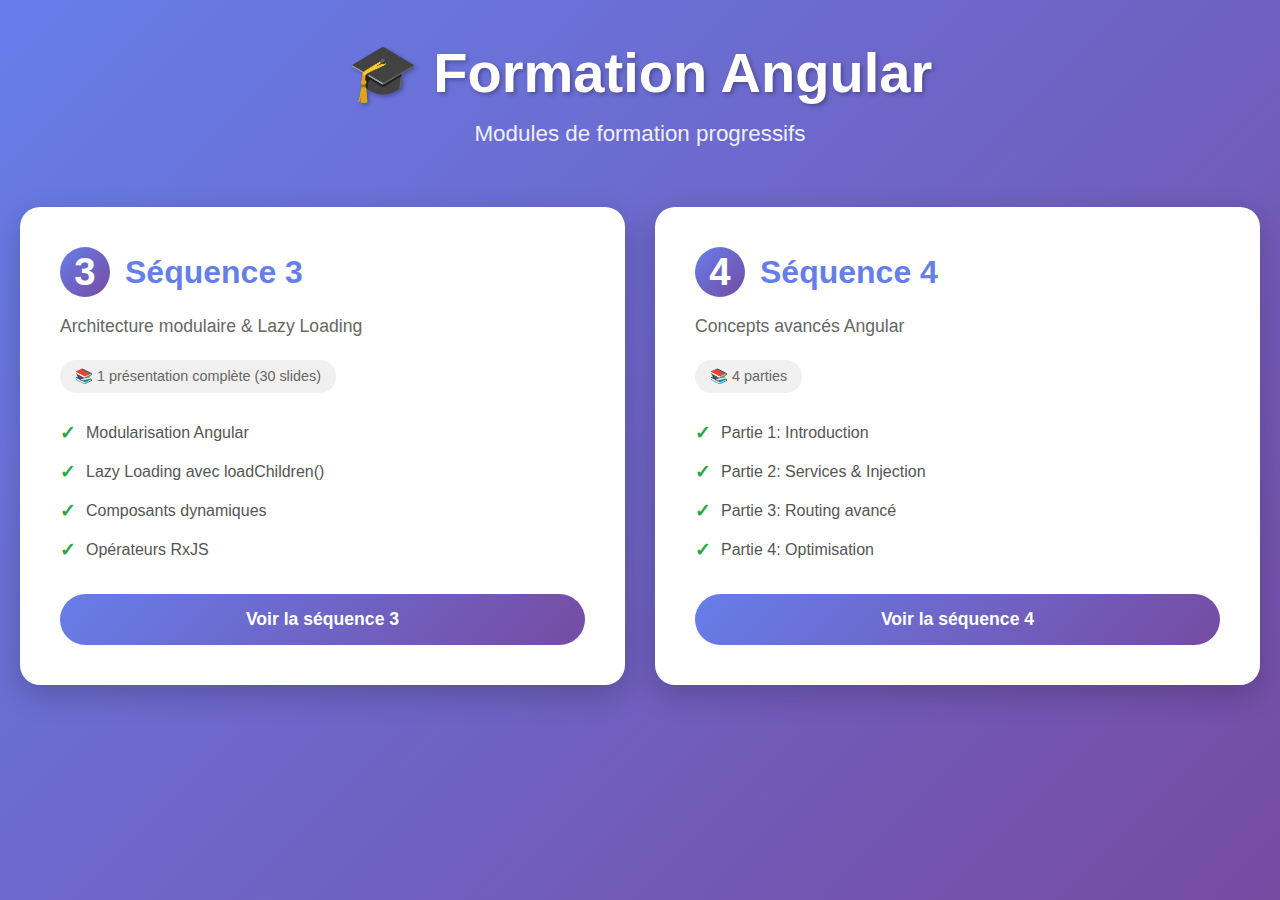
<file: index.html>
<!DOCTYPE html>
<html lang="fr">
<head>
    <meta charset="UTF-8">
    <meta name="viewport" content="width=device-width, initial-scale=1.0">
    <title>Formation Angular - Dashboard</title>
    <style>
        * {
            margin: 0;
            padding: 0;
            box-sizing: border-box;
        }

        body {
            font-family: 'Segoe UI', Tahoma, Geneva, Verdana, sans-serif;
            background: linear-gradient(135deg, #667eea 0%, #764ba2 100%);
            min-height: 100vh;
            padding: 40px 20px;
        }

        .container {
            max-width: 1400px;
            margin: 0 auto;
        }

        header {
            text-align: center;
            color: white;
            margin-bottom: 60px;
        }

        header h1 {
            font-size: 3.5em;
            margin-bottom: 15px;
            text-shadow: 2px 2px 4px rgba(0, 0, 0, 0.3);
        }

        header p {
            font-size: 1.4em;
            opacity: 0.9;
        }

        .sequences-grid {
            display: grid;
            grid-template-columns: repeat(auto-fit, minmax(400px, 1fr));
            gap: 30px;
            margin-bottom: 40px;
        }

        .sequence-card {
            background: white;
            border-radius: 20px;
            padding: 40px;
            box-shadow: 0 10px 30px rgba(0, 0, 0, 0.2);
            transition: transform 0.3s ease, box-shadow 0.3s ease;
            cursor: pointer;
        }

        .sequence-card:hover {
            transform: translateY(-10px);
            box-shadow: 0 15px 40px rgba(0, 0, 0, 0.3);
        }

        .sequence-card h2 {
            color: #667eea;
            font-size: 2em;
            margin-bottom: 15px;
            display: flex;
            align-items: center;
            gap: 15px;
        }

        .sequence-number {
            display: inline-flex;
            align-items: center;
            justify-content: center;
            width: 50px;
            height: 50px;
            background: linear-gradient(135deg, #667eea, #764ba2);
            color: white;
            border-radius: 50%;
            font-weight: bold;
            font-size: 1.2em;
        }

        .sequence-card p {
            color: #666;
            font-size: 1.1em;
            line-height: 1.6;
            margin-bottom: 20px;
        }

        .topics-list {
            list-style: none;
            margin-bottom: 25px;
        }

        .topics-list li {
            padding: 8px 0;
            color: #555;
            font-size: 1em;
            display: flex;
            align-items: center;
            gap: 10px;
        }

        .topics-list li:before {
            content: "✓";
            color: #28a745;
            font-weight: bold;
            font-size: 1.2em;
        }

        .parts-count {
            display: inline-block;
            background: #f0f0f0;
            padding: 8px 15px;
            border-radius: 20px;
            color: #666;
            font-size: 0.9em;
            margin-bottom: 20px;
        }

        .view-button {
            display: inline-block;
            background: linear-gradient(135deg, #667eea, #764ba2);
            color: white;
            padding: 15px 30px;
            border-radius: 50px;
            text-decoration: none;
            font-weight: bold;
            font-size: 1.1em;
            transition: all 0.3s ease;
            border: none;
            cursor: pointer;
            width: 100%;
            text-align: center;
        }

        .view-button:hover {
            transform: scale(1.05);
            box-shadow: 0 5px 15px rgba(102, 126, 234, 0.4);
        }

        @media (max-width: 768px) {
            header h1 {
                font-size: 2.5em;
            }

            .sequences-grid {
                grid-template-columns: 1fr;
            }
        }
    </style>
</head>
<body>
    <div class="container">
        <header>
            <h1>🎓 Formation Angular</h1>
            <p>Modules de formation progressifs</p>
        </header>

        <div class="sequences-grid">
            <!-- Séquence 3 -->
            <div class="sequence-card">
                <h2>
                    <span class="sequence-number">3</span>
                    Séquence 3
                </h2>
                <p>Architecture modulaire & Lazy Loading</p>
                <div class="parts-count">📚 1 présentation complète (30 slides)</div>
                <ul class="topics-list">
                    <li>Modularisation Angular</li>
                    <li>Lazy Loading avec loadChildren()</li>
                    <li>Composants dynamiques</li>
                    <li>Opérateurs RxJS</li>
                </ul>
                <a href="sequence3/sequence3.html" class="view-button">Voir la séquence 3</a>
            </div>

            <!-- Séquence 4 -->
            <div class="sequence-card">
                <h2>
                    <span class="sequence-number">4</span>
                    Séquence 4
                </h2>
                <p>Concepts avancés Angular</p>
                <div class="parts-count">📚 4 parties</div>
                <ul class="topics-list">
                    <li>Partie 1: Introduction</li>
                    <li>Partie 2: Services & Injection</li>
                    <li>Partie 3: Routing avancé</li>
                    <li>Partie 4: Optimisation</li>
                </ul>
                <a href="sequence4/index.html" class="view-button">Voir la séquence 4</a>
            </div>
        </div>
    </div>
</body>
</html>
</file>
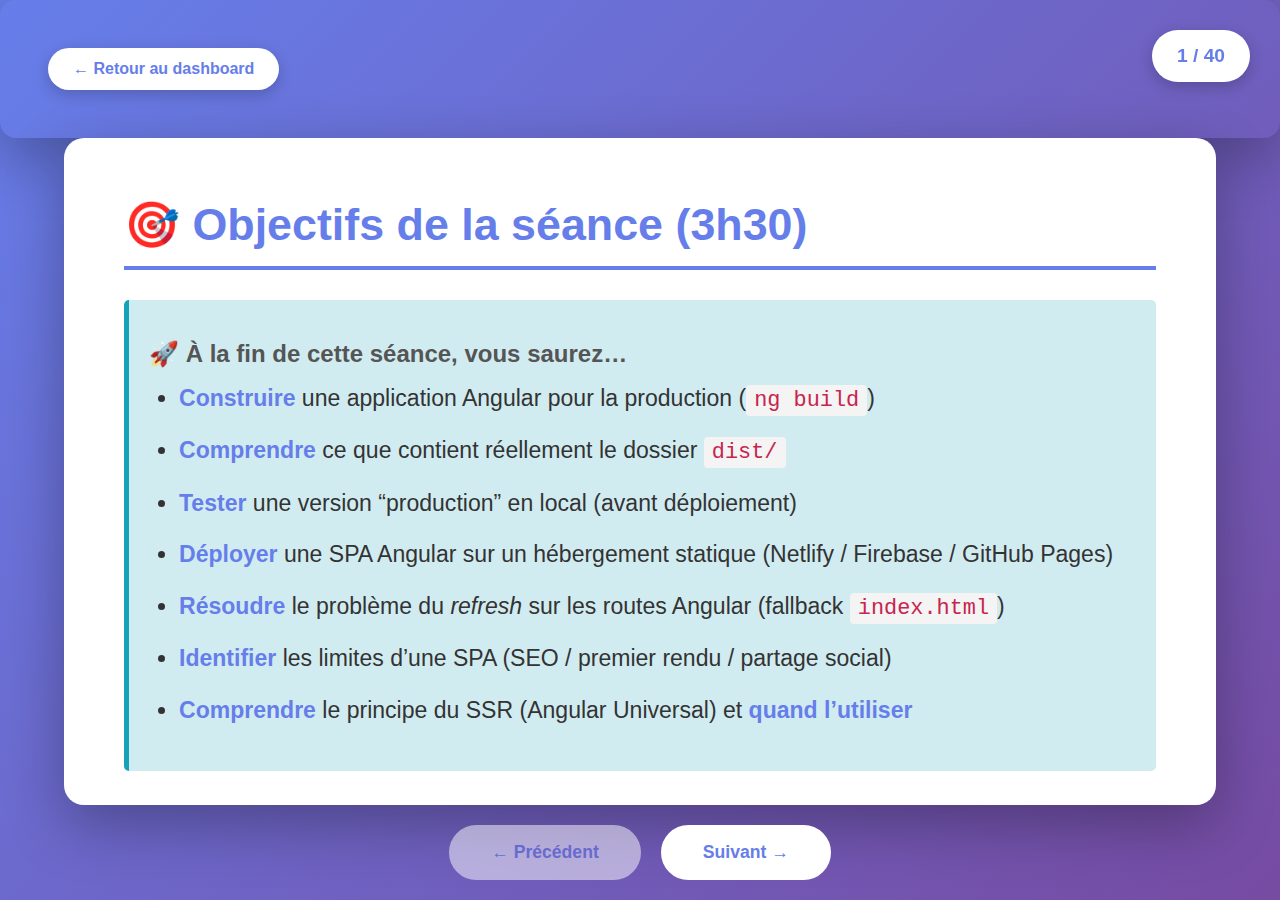
<file: sequence6/sequence6.html>
<!DOCTYPE html>
<html lang="fr">
<head>
    <meta charset="UTF-8">
    <meta name="viewport" content="width=device-width, initial-scale=1.0">
    <title>Séquence 6 </title>
    <style>
        * {
            margin: 0;
            padding: 0;
            box-sizing: border-box;
        }

        body {
            font-family: 'Segoe UI', Tahoma, Geneva, Verdana, sans-serif;
            background: linear-gradient(135deg, #667eea 0%, #764ba2 100%);
            overflow: hidden;
            height: 100vh;
        }

        .presentation-container {
            width: 100%;
            height: 100vh;
            display: flex;
            flex-direction: column;
        }

        .slide-counter {
            text-align: center;
            color: white;
            font-size: 1.2em;
            padding: 15px;
            font-weight: bold;
        }

        .slide {
            display: none;
            width: 90%;
            max-width: 1200px;
            margin: auto;
            background: white;
            border-radius: 20px;
            box-shadow: 0 20px 60px rgba(0, 0, 0, 0.3);
            padding: 60px;
            animation: slideIn 0.5s ease-out;
            overflow-y: auto;
            max-height: 80vh;
        }

        .slide.active {
            display: block;
        }

        @keyframes slideIn {
            from {
                opacity: 0;
                transform: translateY(30px);
            }
            to {
                opacity: 1;
                transform: translateY(0);
            }
        }

        h1 {
            color: #667eea;
            font-size: 2.8em;
            margin-bottom: 30px;
            border-bottom: 4px solid #667eea;
            padding-bottom: 15px;
        }

        h2 {
            color: #764ba2;
            font-size: 2em;
            margin: 25px 0 15px 0;
        }

        h3 {
            color: #555;
            font-size: 1.5em;
            margin: 20px 0 10px 0;
        }

        h4 {
            color: #667eea;
            font-size: 1.3em;
            margin: 15px 0 10px 0;
        }

        p, li {
            font-size: 1.2em;
            line-height: 1.8;
            color: #333;
            margin-bottom: 15px;
        }

        ul, ol {
            margin-left: 30px;
            margin-bottom: 20px;
        }

        li {
            margin-bottom: 10px;
        }

        .highlight {
            background: #fff3cd;
            padding: 20px;
            border-left: 5px solid #ffc107;
            margin: 20px 0;
            border-radius: 5px;
        }

        .info-box {
            background: #d1ecf1;
            border-left: 5px solid #17a2b8;
            padding: 20px;
            margin: 20px 0;
            border-radius: 5px;
        }

        .success-box {
            background: #d4edda;
            border-left: 5px solid #28a745;
            padding: 20px;
            margin: 20px 0;
            border-radius: 5px;
        }

        .warning-box {
            background: #f8d7da;
            border-left: 5px solid #dc3545;
            padding: 20px;
            margin: 20px 0;
            border-radius: 5px;
        }

        code {
            background: #f4f4f4;
            padding: 3px 8px;
            border-radius: 4px;
            font-family: 'Courier New', monospace;
            color: #c7254e;
            font-size: 0.95em;
        }

        pre {
            background: #2d2d2d;
            color: #f8f8f2;
            padding: 20px;
            border-radius: 8px;
            overflow-x: auto;
            margin: 20px 0;
            font-family: 'Courier New', monospace;
            line-height: 1.5;
        }

        pre code {
            background: transparent;
            color: #f8f8f2;
            padding: 0;
        }

        .controls {
            display: flex;
            justify-content: center;
            gap: 20px;
            padding: 20px;
        }

        .controls button {
            background: white;
            color: #667eea;
            border: 2px solid white;
            padding: 15px 40px;
            font-size: 1.1em;
            border-radius: 30px;
            cursor: pointer;
            font-weight: bold;
            transition: all 0.3s ease;
        }

        .controls button:hover:not(:disabled) {
            background: #667eea;
            color: white;
            transform: scale(1.05);
        }

        .controls button:disabled {
            opacity: 0.5;
            cursor: not-allowed;
        }

        .date-badge {
            display: inline-block;
            background: #764ba2;
            color: white;
            padding: 8px 15px;
            border-radius: 20px;
            font-size: 0.9em;
            margin-bottom: 20px;
        }

        .emoji {
            font-size: 1.3em;
            margin-right: 5px;
        }

        table {
            width: 100%;
            border-collapse: collapse;
            margin: 20px 0;
        }

        th, td {
            padding: 15px;
            text-align: left;
            border-bottom: 1px solid #ddd;
        }

        th {
            background: #667eea;
            color: white;
            font-weight: bold;
        }

        tr:hover {
            background: #f8f9fa;
        }

        .comparison {
            display: grid;
            grid-template-columns: 1fr 1fr;
            gap: 20px;
            margin: 20px 0;
        }

        .comparison-before {
            background: #f8d7da;
            border-left: 4px solid #dc3545;
        }

        .comparison-after {
            background: #d4edda;
            border-left: 4px solid #28a745;
        }

        strong {
            color: #667eea;
        }

        .step-number {
            display: inline-block;
            width: 35px;
            height: 35px;
            background: #667eea;
            color: white;
            border-radius: 50%;
            text-align: center;
            line-height: 35px;
            font-weight: bold;
            margin-right: 10px;
        }

        .flow-diagram {
            background: #f8f9fa;
            padding: 20px;
            border-radius: 10px;
            margin: 20px 0;
            text-align: center;
        }

        .flow-step {
            display: inline-block;
            background: #667eea;
            color: white;
            padding: 10px 20px;
            border-radius: 5px;
            margin: 5px;
            font-weight: bold;
        }
          .container {
        padding: 3rem;
        border-radius: 1rem;
        box-shadow: 0 20px 60px rgba(0,0,0,0.3);
        }
         .back-button {
                display: inline-flex;
                align-items: center;
                gap: 10px;
                background: white;
                color: #667eea;
                padding: 12px 25px;
                border-radius: 50px;
                text-decoration: none;
                font-weight: bold;
                transition: all 0.3s ease;
                box-shadow: 0 5px 15px rgba(0, 0, 0, 0.2);
            }
        .slide-counter {
            position: fixed;
            top: 30px;
            right: 30px;
            background: white;
            padding: 15px 25px;
            border-radius: 50px;
            box-shadow: 0 5px 15px rgba(0, 0, 0, 0.2);
            font-weight: bold;
            color: #667eea;
            z-index: 1000;
        }
    </style>
</head>
<body>
    <div class="presentation-container">

          <div class="container">
            <a href="../index.html" class="back-button">← Retour au dashboard</a>
            <div class="slide-counter">
                <span id="current-slide">1</span> / <span id="total-slides">30</span>
            </div>

        </div>
       

     <!-- Slide : Objectifs de la séance (3h30) -->
<div class="slide">
  <h1>🎯 Objectifs de la séance (3h30)</h1>

  <div class="info-box">
    <h3>🚀 À la fin de cette séance, vous saurez…</h3>
    <ul style="font-size: 1.2em; line-height: 1.9;">
      <li><strong>Construire</strong> une application Angular pour la production (<code>ng build</code>)</li>
      <li><strong>Comprendre</strong> ce que contient réellement le dossier <code>dist/</code></li>
      <li><strong>Tester</strong> une version “production” en local (avant déploiement)</li>
      <li><strong>Déployer</strong> une SPA Angular sur un hébergement statique (Netlify / Firebase  / GitHub Pages)</li>
      <li><strong>Résoudre</strong> le problème du <em>refresh</em> sur les routes Angular (fallback <code>index.html</code>)</li>
      <li><strong>Identifier</strong> les limites d’une SPA (SEO / premier rendu / partage social)</li>
      <li><strong>Comprendre</strong> le principe du SSR (Angular Universal) et <strong>quand l’utiliser</strong></li>
    </ul>
  </div>
</div>

  <!-- Slide 2 — Du développement à la production -->
<div class="slide">
  <h1>🚀 Du développement à la production</h1>

  <div class="info-box">
    <h3>🧭 Contexte</h3>
    <p style="font-size: 1.2em; line-height: 1.8;">
      Jusqu’ici, vous avez développé et testé votre application Angular
      principalement avec <code>ng serve</code>.
    </p>
    <p style="font-size: 1.2em; line-height: 1.8;">
      Mais <strong>une application qui fonctionne en local</strong>
      n’est pas forcément <strong>prête pour la production</strong>.
    </p>
  </div>

  <div class="warning-box">
    <h3>⚠️ Problème fréquent</h3>
    <ul style="font-size: 1.15em; line-height: 1.9;">
      <li>✔️ “Ça marche chez moi”</li>
      <li>❌ “Ça casse une fois déployé”</li>
      <li>❌ Performances différentes</li>
      <li>❌ Erreurs absentes en local mais présentes en prod</li>
    </ul>
  </div>

  <div class="success-box">
    <h3>🎯 Objectif de cette partie</h3>
    <p style="font-size: 1.2em; line-height: 1.8;">
      Comprendre <strong>ce qui change réellement</strong> quand une application
      Angular passe :
    </p>
    <ul style="font-size: 1.2em; line-height: 1.9;">
      <li>🔧 du mode <strong>développement</strong></li>
      <li>🚢 au mode <strong>production</strong></li>
    </ul>
  </div>

</div>


<!-- Slide 3 — Le mode développement : ng serve -->
<div class="slide">
  <h1>🧪 Le mode développement : <code>ng serve</code></h1>

  <div class="info-box">
    <h3>🔧 À quoi sert <code>ng serve</code> ?</h3>
    <p style="font-size: 1.2em; line-height: 1.8;">
      <code>ng serve</code> lance un <strong>serveur de développement</strong>
      optimisé pour le confort du développeur.
    </p>
    <ul style="font-size: 1.15em; line-height: 1.9;">
      <li>⚡ Rechargement automatique (Hot Reload)</li>
      <li>🧩 Messages d’erreur détaillés</li>
      <li>🛠️ Outils de debug activés</li>
      <li>📦 Code lisible (non minifié)</li>
    </ul>
  </div>

  <div class="success-box">
    <h3>✅ Avantages</h3>
    <ul style="font-size: 1.15em; line-height: 1.9;">
      <li>Développement rapide</li>
      <li>Détection immédiate des erreurs</li>
      <li>Confort pour coder et tester</li>
    </ul>
  </div>

  <div class="warning-box">
    <h3>⚠️ Limites importantes</h3>
    <ul style="font-size: 1.15em; line-height: 1.9;">
      <li>❌ Ne reflète pas la performance réelle</li>
      <li>❌ Code plus lourd que nécessaire</li>
      <li>❌ Comportements parfois différents de la production</li>
    </ul>
  </div>

  <div class="highlight">
    <h3>📌 À retenir</h3>
    <p style="font-size: 1.25em; margin: 0;">
      <code>ng serve</code> est fait pour <strong>développer</strong>,  
      pas pour mesurer la <strong>réalité de la production</strong>.
    </p>
  </div>
</div>

<!-- Slide 4 — Les illusions du mode développement -->
<div class="slide">
  <h1>🪄 Les illusions du mode développement</h1>

  <div class="warning-box">
    <h3>⚠️ Ce que <code>ng serve</code> peut masquer</h3>
    <ul style="font-size: 1.15em; line-height: 1.9;">
      <li>🚀 Performances qui semblent excellentes</li>
      <li>📊 Scores Lighthouse flatteurs</li>
      <li>🐞 Erreurs invisibles en local</li>
      <li>📦 Code plus lourd que nécessaire</li>
    </ul>
  </div>

  <div class="info-box">
    <h3>❓ Pourquoi c’est trompeur</h3>
    <p style="font-size: 1.2em; line-height: 1.8;">
      En développement, Angular active de nombreux outils
      (debug, vérifications, messages détaillés) qui
      <strong>n’existent plus en production</strong>.
    </p>
    <p style="font-size: 1.2em; line-height: 1.8;">
      Résultat : on mesure une application
      <strong>dans un environnement artificiel</strong>.
    </p>
  </div>

  <div class="success-box">
    <h3>📉 Exemple typique</h3>
    <ul style="font-size: 1.15em; line-height: 1.9;">
      <li>✔️ Lighthouse à 100 en local</li>
      <li>❌ Bundle JavaScript très volumineux</li>
      <li>❌ Temps de chargement réel inconnu</li>
    </ul>
  </div>

  <div class="highlight">
    <h3>📌 Message clé</h3>
    <p style="font-size: 1.3em; margin: 0;">
      Les performances mesurées avec <code>ng serve</code>
      <strong>ne représentent pas la réalité de la production</strong>.
    </p>
  </div>
</div>
  
<!-- Slide 5 — Passer en mode production -->
<div class="slide">
  <h1>🏗️ Passer en mode production</h1>

  <div class="info-box">
    <h3>🚢 Construire l’application pour la production</h3>
    <p style="font-size: 1.2em; line-height: 1.8;">
      Pour préparer une application Angular à être déployée,
      on ne lance plus <code>ng serve</code> :
      on <strong>construit</strong> l’application.
    </p>

    <pre><code>ng build --configuration production</code></pre>
  </div>

  <div class="success-box">
    <h3>🛠️ Ce que fait Angular CLI en production</h3>
    <ul style="font-size: 1.15em; line-height: 1.9;">
      <li>✂️ <strong>Minification</strong> du JavaScript et du CSS</li>
      <li>🌳 <strong>Tree-shaking</strong> (suppression du code inutilisé)</li>
      <li>📦 <strong>Découpage en bundles</strong> optimisés</li>
      <li>🚫 Suppression des outils de debug</li>
      <li>⚡ Optimisation des performances globales</li>
    </ul>
  </div>

  <div class="warning-box">
    <h3>⚠️ Point important</h3>
    <p style="font-size: 1.2em; line-height: 1.8;">
      Le build production n’est <strong>pas un serveur</strong>.<br>
      Il génère des fichiers prêts à être servis par
      <strong>n’importe quel serveur web</strong>.
    </p>
  </div>

  <div class="highlight">
    <h3>📌 Message clé</h3>
    <p style="font-size: 1.3em; margin: 0;">
      <strong><code>ng build</code> transforme Angular</strong><br>
      en une application optimisée et prête à être déployée.
    </p>
  </div>
</div>


<!-- Slide 6 — Le dossier dist/ : ce que génère Angular -->
<div class="slide">
  <h1>📦 Le dossier <code>dist/</code> : le “vrai” résultat</h1>

  <div class="info-box">
    <h3>🔍 Après <code>ng build</code>, Angular génère…</h3>
    <p style="font-size: 1.2em; line-height: 1.8;">
      Un dossier <code>dist/</code> contenant <strong>uniquement des fichiers statiques</strong>.
      C’est ce dossier qu’on déploie.
    </p>
  </div>

  <div class="success-box">
    <h3>📁 À l’intérieur de <code>dist/</code></h3>
    <ul style="font-size: 1.15em; line-height: 1.9;">
      <li>✅ <code>index.html</code> → la page de départ</li>
      <li>✅ <code>main.*.js</code> → votre application (bundle principal)</li>
      <li>✅ <code>polyfills.*.js</code> → compatibilité navigateur</li>
      <li>✅ <code>styles.*.css</code> → styles globaux</li>
      <li>✅ <code>chunk-*.js</code> → bundles (lazy loading / découpage)</li>
      <li>✅ <code>assets/</code> → images, fichiers, etc.</li>
    </ul>
  </div>

  <div class="warning-box">
    <h3>⚠️ Ce qui n’existe plus</h3>
    <ul style="font-size: 1.15em; line-height: 1.9;">
      <li>❌ TypeScript (<code>.ts</code>)</li>
      <li>❌ fichiers Angular “source” (<code>components</code>, <code>services</code>)</li>
      <li>❌ projet <code>src/</code> (il reste sur votre machine, pas sur le serveur)</li>
    </ul>
  </div>

  <div class="highlight">
    <h3>📌 Message clé</h3>
    <p style="font-size: 1.3em; margin: 0;">
      En production, on déploie <strong>dist/</strong> :<br>
      <strong>HTML + CSS + JavaScript</strong> (rien de plus).
    </p>
  </div>

  
</div>



<!-- Slide 7 — Tester une version de production localement -->
<div class="slide">
  <h1>🧪 Tester une version de production localement</h1>

  <div class="info-box">
    <h3>❓ Pourquoi tester le build localement ?</h3>
    <p style="font-size: 1.2em; line-height: 1.8;">
      Tester uniquement avec <code>ng serve</code> ne permet pas de détecter
      certains problèmes qui apparaissent <strong>uniquement en production</strong>.
    </p>
    <ul style="font-size: 1.15em; line-height: 1.9;">
      <li>⚠️ erreurs liées au routing</li>
      <li>⚠️ appels API mal configurés</li>
      <li>⚠️ différences de performance</li>
      <li>⚠️ comportements absents en dev</li>
    </ul>
  </div>

  <div class="success-box">
    <h3>🛠️ Comment tester un build prod en local</h3>
    <p style="font-size: 1.15em;">
      Une fois le build généré, on peut servir le dossier <code>dist/</code>
      avec un serveur statique simple :
    </p>

    <pre><code>ng build --configuration production
npx serve dist/nom-du-projet</code></pre>

    <p style="font-size: 1.1em; margin-top: 0.5rem;">
      ➡️ L’application est alors accessible via <code>http://localhost:3000</code>
    </p>
  </div>

  <div class="warning-box">
    <h3>⚠️ Point de vigilance</h3>
    <p style="font-size: 1.15em; line-height: 1.8;">
      Le comportement observé ici est <strong>beaucoup plus proche</strong>
      de celui d’une application réellement déployée.
    </p>
    <p style="font-size: 1.15em; line-height: 1.8;">
      C’est à ce moment-là que Lighthouse devient
      <strong>réellement pertinent</strong>.
    </p>
  </div>

  <div class="highlight">
    <h3>📌 Message clé</h3>
    <p style="font-size: 1.3em; margin: 0;">
      Toujours tester un <strong>build production</strong>
      avant de déployer en ligne.
    </p>
  </div>
</div>

<!-- Slide 8 — Développement vs Production -->
<div class="slide">
  <h1>⚖️ Développement vs Production</h1>

  <div class="info-box">
    <h3>🔍 Deux environnements, deux réalités</h3>
    <p style="font-size: 1.2em; line-height: 1.8;">
      Angular ne se comporte pas de la même manière en
      <strong>développement</strong> et en <strong>production</strong>.
      Comprendre cette différence est essentiel pour éviter les surprises.
    </p>
  </div>

  <div class="comparison">
    <div class="comparison-before">
      <h3>🧪 Développement (<code>ng serve</code>)</h3>
      <ul style="font-size: 1.15em; line-height: 1.9;">
        <li>✔️ Serveur de dev Angular</li>
        <li>✔️ Code lisible (non minifié)</li>
        <li>✔️ Debug et warnings actifs</li>
        <li>✔️ Rechargement à chaud</li>
        <li>❌ Performances non représentatives</li>
        <li>❌ Lighthouse trompeur</li>
      </ul>
    </div>

    <div class="comparison-after">
      <h3>🚢 Production (<code>ng build</code>)</h3>
      <ul style="font-size: 1.15em; line-height: 1.9;">
        <li>✔️ Fichiers statiques optimisés</li>
        <li>✔️ Code minifié et découpé</li>
        <li>✔️ Debug désactivé</li>
        <li>✔️ Chargement plus rapide</li>
        <li>✔️ Lighthouse pertinent</li>
        <li>✔️ Comportement réel utilisateur</li>
      </ul>
    </div>
  </div>

  <div class="highlight">
    <h3>📌 Message clé</h3>
    <p style="font-size: 1.3em; margin: 0;">
      Ce n’est <strong>pas la même application</strong> que vous observez :
      <br>
      <strong>dev = confort</strong>, <strong>prod = réalité</strong>.
    </p>
  </div>
</div>

<!-- Slide 9 — Pourquoi cette étape est essentielle -->
<div class="slide">
  <h1>🧠 Pourquoi cette étape est essentielle</h1>

  <div class="success-box">
    <h3>🎯 Ce que vous devez retenir</h3>
    <ul style="font-size: 1.2em; line-height: 1.9;">
      <li>✔️ <code>ng serve</code> est un outil de développement</li>
      <li>✔️ Le build production est le <strong>produit final</strong></li>
      <li>✔️ Une application Angular déployée est <strong>statique</strong></li>
      <li>✔️ Les performances réelles se mesurent en production</li>
    </ul>
  </div>

  <div class="warning-box">
    <h3>⚠️ Erreurs fréquentes</h3>
    <ul style="font-size: 1.15em; line-height: 1.9;">
      <li>❌ Déployer sans tester le build</li>
      <li>❌ Se fier aux performances du mode dev</li>
      <li>❌ Découvrir les erreurs en production</li>
    </ul>
  </div>

  <div class="info-box">
    <h3>➡️ Et maintenant ?</h3>
    <p style="font-size: 1.2em; line-height: 1.8;">
      Nous avons maintenant une application Angular
      <strong>prête techniquement</strong>.
    </p>
    <p style="font-size: 1.2em; line-height: 1.8;">
      La question suivante est simple :
      <strong>où et comment la déployer correctement ?</strong>
    </p>
  </div>

</div>

<!-- PARTIE 2 — Slide 1 : Déployer sur GitHub Pages -->
<div class="slide">
  <h1>🚀 Déployer Angular sur GitHub Pages</h1>

  <div class="info-box">
    <h3>🎯 Objectif</h3>
    <p style="font-size: 1.2em; line-height: 1.8;">
      Mettre en ligne notre application Angular <strong>buildée en production</strong>
      sur un hébergement <strong>statique</strong> : <strong>GitHub Pages</strong>.
    </p>
  </div>

  <div class="success-box">
    <h3>✅ Pourquoi GitHub Pages ?</h3>
    <ul style="font-size: 1.15em; line-height: 1.9;">
      <li>Simple à utiliser (repo Git)</li>
      <li>Gratuit</li>
      <li>Parfait pour une SPA Angular “front only”</li>
      <li>Idéal pour un portfolio / démonstration</li>
    </ul>
  </div>

  <div class="warning-box">
    <h3>⚠️ Point clé à comprendre</h3>
    <p style="font-size: 1.2em; line-height: 1.8;">
      GitHub Pages <strong>sert des fichiers</strong> (HTML/CSS/JS)…<br>
      mais <strong>ne comprend pas Angular Router</strong>.
    </p>
    <p style="font-size: 1.2em; line-height: 1.8;">
      👉 On devra donc gérer un piège classique : <strong>le refresh sur une route</strong>.
    </p>
  </div>

  <div class="highlight">
    <h3>📌 Message clé</h3>
    <p style="font-size: 1.3em; margin: 0;">
      Déployer Angular sur GitHub Pages = <strong>déployer le dossier dist/</strong>
      + <strong>adapter le routing</strong>.
    </p>
  </div>
</div>


<!-- PARTIE 2 — Slide 2 : Ce que GitHub Pages fait (et ne fait pas) -->
<div class="slide">
  <h1>📄 GitHub Pages : serveur de fichiers, pas serveur Angular</h1>

  <div class="success-box">
    <h3>✅ Ce que GitHub Pages sait faire</h3>
    <p style="font-size: 1.15em; line-height: 1.8;">
      GitHub Pages est un <strong>hébergement statique</strong> :
      il sert simplement les fichiers de votre dossier buildé.
    </p>
    <ul style="font-size: 1.15em; line-height: 1.9;">
      <li>📄 <code>index.html</code></li>
      <li>📦 fichiers <code>.js</code> (bundles Angular)</li>
      <li>🎨 fichiers <code>.css</code></li>
      <li>🖼️ dossier <code>assets/</code></li>
    </ul>
  </div>

  <div class="warning-box">
    <h3>❌ Ce que GitHub Pages ne sait PAS faire</h3>
    <p style="font-size: 1.15em; line-height: 1.8;">
      GitHub Pages ne comprend pas les routes Angular.
      Pour lui, une URL correspond à un <strong>fichier</strong>.
    </p>
    <ul style="font-size: 1.15em; line-height: 1.9;">
      <li>❌ pas de “router” côté serveur</li>
      <li>❌ pas de fallback automatique vers <code>index.html</code></li>
      <li>❌ refresh sur <code>/tasks</code> = <strong>404</strong> si aucun fichier <code>/tasks</code> n’existe</li>
    </ul>
  </div>

  <div class="info-box">
    <h3>🧠 Ce que ça implique pour une SPA</h3>
    <p style="font-size: 1.2em; line-height: 1.8;">
      La navigation <strong>dans l’app</strong> fonctionne (Angular gère tout côté navigateur),
      mais un <strong>rechargement</strong> ou un lien direct peut casser.
    </p>
  </div>

  
</div>
<!-- PARTIE 2 — Slide 3 : Préparer GitHub Pages -->
<div class="slide">
  <h1>⚙️ Préparer GitHub Pages</h1>

  <div class="info-box">
    <h3>🎯 Objectif</h3>
    <p style="font-size: 1.2em; line-height: 1.8;">
      Configurer GitHub Pages pour qu’il serve votre application Angular
      (le contenu du dossier <code>dist/</code>).
    </p>
  </div>

  <div class="success-box">
    <h3>✅ Étapes (GitHub)</h3>
    <ol style="font-size: 1.15em; line-height: 1.9;">
      <li><strong>Pousser votre code</strong> sur un dépôt GitHub</li>
      <li>Aller dans <strong>Settings</strong> → <strong>Pages</strong></li>
      <li>Choisir la <strong>Source</strong> :
        <ul>
          <li><strong>Branch</strong> : <code>gh-pages</code> (recommandé)</li>
          <li>ou <code>main</code> avec un dossier <code>/docs</code> (alternative)</li>
        </ul>
      </li>
      <li>Cliquer sur <strong>Save</strong> puis attendre l’URL publiée</li>
    </ol>
  </div>

  <div class="warning-box">
    <h3>⚠️ Choix recommandé (simple et propre)</h3>
    <p style="font-size: 1.15em; line-height: 1.8;">
      Utiliser une branche <code>gh-pages</code> dédiée :
      <br>
      ✅ le code reste sur <code>main</code> / <code>master</code><br>
      ✅ le build (<code>dist/</code>) est publié séparément
    </p>
  </div>

  <div class="highlight">
    <h3>📌 Message clé</h3>
    <p style="font-size: 1.3em; margin: 0;">
      GitHub Pages va servir votre app comme un site statique :<br>
      <strong>il faut publier le contenu de <code>dist/</code></strong>.
    </p>
  </div>
</div>

<!-- PARTIE 2 — Slide suivant : Le problème du refresh Angular -->
<div class="slide">
  <h1>🔄 Le piège classique : refresh et routes Angular</h1>

  <div class="warning-box">
    <h3>⚠️ Le problème</h3>
    <p style="font-size: 1.2em; line-height: 1.8;">
      Une application Angular utilise le <strong>routing côté navigateur</strong>.
      Les routes (<code>/tasks</code>, <code>/stats</code>, etc.) n’existent
      <strong>pas physiquement</strong> sur le serveur.
    </p>

    <ul style="font-size: 1.15em; line-height: 1.9;">
      <li>✔️ Navigation interne → OK</li>
      <li>❌ Refresh sur une route → <strong>404</strong></li>
      <li>❌ Accès direct à une URL → <strong>404</strong></li>
    </ul>
  </div>

  <div class="info-box">
    <h3>🤔 Pourquoi ça casse ?</h3>
    <p style="font-size: 1.2em; line-height: 1.8;">
      GitHub Pages pense qu’une URL correspond à un <strong>fichier</strong>.
    </p>
    <p style="font-size: 1.2em; line-height: 1.8;">
      Exemple :
    </p>

    <pre><code>https://username.github.io/taskboard/tasks</code></pre>

    <p style="font-size: 1.2em;">
      ➡️ GitHub cherche un fichier <code>/tasks</code>…<br>
      ❌ qui n’existe pas → erreur 404
    </p>
  </div>

  <div class="success-box">
    <h3>🧠 À retenir</h3>
    <p style="font-size: 1.3em; margin: 0;">
      Angular Router fonctionne <strong>après</strong> le chargement de
      <code>index.html</code>.<br>
      Le serveur doit toujours renvoyer <code>index.html</code>.
    </p>
  </div>
</div>

<!-- PARTIE 2 — Slide suivant : Solution simple sur GitHub Pages = Hash Routing -->
<div class="slide">
  <h1>✅ Solution GitHub Pages : Hash Routing</h1>

  <div class="info-box">
    <h3>🎯 Objectif</h3>
    <p style="font-size: 1.2em; line-height: 1.8;">
      Éviter le 404 au refresh sur une route (<code>/tasks</code>) en utilisant une URL
      qui ne dépend pas du serveur.
    </p>
  </div>

  <div class="comparison">
    <div class="comparison-before">
      <h3>❌ Mode “normal”</h3>
      <pre><code>https://username.github.io/taskboard/tasks</code></pre>
      <p style="font-size: 1.1em; line-height: 1.7;">
        Au refresh, GitHub Pages cherche un fichier <code>/tasks</code> → 404
      </p>
    </div>

    <div class="comparison-after">
      <h3>✅ Hash Routing</h3>
      <pre><code>https://username.github.io/taskboard/#/tasks</code></pre>
      <p style="font-size: 1.1em; line-height: 1.7;">
        Le serveur sert toujours <code>index.html</code> (la partie après <code>#</code> est gérée par Angular)
      </p>
    </div>
  </div>

  <div class="success-box">
    <h3>🛠️ Comment l’activer (Angular Router)</h3>
    <p style="font-size: 1.15em; line-height: 1.8;">
      Dans Angular moderne (standalone), on active le hash dans la config du router :
    </p>

    <pre><code>// app.config.ts
import { ApplicationConfig } from '@angular/core';
import { provideRouter, withHashLocation } from '@angular/router';
import { routes } from './app.routes';

export const appConfig: ApplicationConfig = {
  providers: [
    provideRouter(routes, withHashLocation()) // ✅ active /#/...
  ],
};</code></pre>
  </div>

  <div class="highlight">
    <h3>📌 Message clé</h3>
    <p style="font-size: 1.3em; margin: 0;">
      Sur GitHub Pages, <strong>Hash Routing</strong> est la solution la plus simple :
      <br><strong>navigation + refresh = OK</strong>.
    </p>
  </div>
</div>

<div class="slide">
  <h1>🔧 GitHub Pages : configurer le <code>base-href</code></h1>

  <div class="warning-box">
    <h3>⚠️ Le piège n°2 : chemins des fichiers</h3>
    <p style="font-size: 1.2em; line-height: 1.8;">
      Sur GitHub Pages, votre application n’est pas servie à la racine (<code>/</code>) mais dans un sous-dossier :
    </p>
    <pre><code>https://username.github.io/nom-du-repo/</code></pre>

    <p style="font-size: 1.2em; line-height: 1.8;">
      Si le <code>base-href</code> n’est pas correct, le navigateur va chercher vos fichiers
      (<code>main.js</code>, <code>styles.css</code>, <code>chunk-*.js</code>) au mauvais endroit.
    </p>
  </div>

  <div class="comparison">
    <div class="comparison-before">
      <h3>❌ Mauvais (par défaut)</h3>
      <pre><code>&lt;base href="/"&gt;</code></pre>
      <p style="font-size: 1.1em; line-height: 1.7;">
        Les scripts sont cherchés à <code>/main.js</code><br>
        → sur GitHub Pages : <strong>404</strong>
      </p>
    </div>

    <div class="comparison-after">
      <h3>✅ Correct (GitHub Pages)</h3>
      <pre><code>&lt;base href="/nom-du-repo/"&gt;</code></pre>
      <p style="font-size: 1.1em; line-height: 1.7;">
        Les scripts sont cherchés à <code>/nom-du-repo/main.js</code><br>
        → ✅ OK
      </p>
    </div>
  </div>

  <div class="success-box">
    <h3>🛠️ La commande build adaptée</h3>
    <p style="font-size: 1.15em; line-height: 1.8;">
      Avant de déployer sur GitHub Pages, on build avec le bon <code>base-href</code> :
    </p>
    <pre><code>ng build --configuration production --base-href /nom-du-repo/</code></pre>
    <p style="font-size: 1.1em; margin-top: 0.5rem;">
      ✅ Angular mettra automatiquement le bon <code>&lt;base href="..."&gt;</code> dans <code>index.html</code>.
    </p>
  </div>

  <div class="highlight">
    <h3>📌 Message clé</h3>
    <p style="font-size: 1.3em; margin: 0;">
      Sur GitHub Pages :<br>
      <strong>HashRouting</strong> pour éviter le 404 routes<br>
      + <strong>base-href</strong> pour charger correctement les bundles.
    </p>
  </div>
</div>

<!-- PARTIE 2 — Slide suivant : Déploiement (manuel) sur GitHub Pages -->
<div class="slide">
  <h1>📤 Déployer sur GitHub Pages (méthode simple)</h1>

  <div class="info-box">
    <h3>🎯 Idée générale</h3>
    <p style="font-size: 1.2em; line-height: 1.8;">
      On développe sur <code>main</code> (code source),
      et on publie les fichiers buildés (<code>dist/</code>) sur une branche dédiée : <code>gh-pages</code>.
    </p>
  </div>

  <div class="success-box">
    <h3>✅ Étape 1 — Générer le build adapté à GitHub Pages</h3>
    <p style="font-size: 1.15em; line-height: 1.8;">
      Remplacez <code>nom-du-repo</code> par le nom exact du dépôt GitHub.
    </p>
    <pre><code>ng build --configuration production --base-href /nom-du-repo/</code></pre>
    <p style="font-size: 1.05em; line-height: 1.6; margin-top: 0.5rem;">
      ⚠️ Si votre build génère un dossier <code>browser/</code>, le site à publier est dans <code>dist/…/browser</code>.
    </p>
  </div>

  <div class="warning-box">
    <h3>✅ Étape 2 — Publier le contenu du build sur <code>gh-pages</code></h3>
    <p style="font-size: 1.15em; line-height: 1.8;">
      Principe : on pousse uniquement les fichiers statiques (HTML/CSS/JS), pas le code Angular.
    </p>
    <pre><code># 1) Créer/mettre à jour la branche gh-pages
# 2) Copier le contenu du build dedans
# 3) Commit + push

# Exemple (idée) : publier le contenu de dist/nom-du-projet/browser
# (le détail exact dépend de l'outil choisi)</code></pre>
  </div>

  <div class="highlight">
    <h3>📌 Message clé</h3>
    <p style="font-size: 1.3em; margin: 0;">
      GitHub Pages ne “build” pas Angular :
      <strong>il sert les fichiers que vous publiez</strong> (copie de <code>dist/</code> dans <code>gh-pages</code>).
    </p>
  </div>
</div>

<!-- PARTIE 2 — Slide suivant : Déploiement automatique (angular-cli-ghpages) -->
<div class="slide">
  <h1>🤖 Déploiement automatique avec <code>angular-cli-ghpages</code></h1>

  <div class="info-box">
    <h3>🎯 Objectif</h3>
    <p style="font-size: 1.2em; line-height: 1.8;">
      Éviter la manipulation Git “à la main” : l’outil
      <code>angular-cli-ghpages</code> publie automatiquement le build dans la branche <code>gh-pages</code>.
    </p>
  </div>

  <div class="success-box">
    <h3>✅ Étape 1 — Installer l’outil (une seule fois)</h3>
    <pre><code>npm i -D angular-cli-ghpages</code></pre>
    <p style="font-size: 1.05em; line-height: 1.6; margin-top: 0.5rem;">
      (Optionnel) Vous pouvez aussi utiliser <code>npx</code> si vous ne voulez pas l’installer globalement.
    </p>
  </div>

  <div class="success-box">
    <h3>✅ Étape 2 — Déployer en 2 commandes</h3>
    <p style="font-size: 1.15em; line-height: 1.8;">
      Remplacez <code>nom-du-repo</code> par le nom exact du dépôt.
    </p>
    <pre><code>ng build --configuration production --base-href /nom-du-repo/

npx angular-cli-ghpages --dir dist/nom-du-projet/browser</code></pre>
    <p style="font-size: 1.05em; line-height: 1.6; margin-top: 0.5rem;">
      Si votre build ne crée pas <code>browser/</code>, utilisez plutôt :<br>
      <code>--dir dist/nom-du-projet</code>
    </p>
  </div>

  <div class="warning-box">
    <h3>⚠️ Pourquoi <code>--base-href</code> reste indispensable</h3>
    <ul style="font-size: 1.15em; line-height: 1.9;">
      <li>GitHub Pages sert le site sous <code>/nom-du-repo/</code></li>
      <li>Sans <code>base-href</code>, les bundles (<code>main.js</code>, <code>chunk-*.js</code>) partent au mauvais chemin</li>
      <li>Résultat : page blanche + erreurs 404 dans la console</li>
    </ul>
  </div>

  <div class="highlight">
    <h3>📌 Message clé</h3>
    <p style="font-size: 1.3em; margin: 0;">
      <strong>Build → Publish</strong> : Angular génère <code>dist/</code>,
      puis l’outil copie ce dossier dans <code>gh-pages</code>.
    </p>
  </div>
</div>

<!-- PARTIE 2 — Slide suivant : Debug déploiement GitHub Pages -->
<div class="slide">
  <h1>🧯 Débug : “page blanche” après déploiement</h1>

  <div class="warning-box">
    <h3>😵 Symptôme</h3>
    <p style="font-size: 1.2em; line-height: 1.8;">
      L’URL GitHub Pages s’ouvre… mais l’application n’affiche rien (écran vide).
      <br>
      👉 Dans 90% des cas, c’est un <strong>chemin de fichiers</strong> ou un <strong>routing</strong>.
    </p>
  </div>

  <div class="success-box">
    <h3>✅ Check #1 — Ouvrir la Console (F12)</h3>
    <p style="font-size: 1.15em; line-height: 1.8;">
      Cherchez des erreurs du type : <strong>404</strong> sur <code>main*.js</code>, <code>chunk*.js</code>, <code>styles*.css</code>.
      <br>
      Exemple : <code>GET https://username.github.io/main.js 404</code>
    </p>
    <p style="font-size: 1.1em; margin: 0;">
      ➡️ Si vous voyez des 404 sur les bundles, le <strong>base-href</strong> est probablement mauvais.
    </p>
  </div>

  <div class="info-box">
    <h3>✅ Check #2 — Vérifier le <code>base-href</code> dans <code>dist/.../index.html</code></h3>
    <p style="font-size: 1.15em; line-height: 1.8;">
      Ouvrez le fichier buildé et vérifiez la balise :
    </p>
    <pre><code>&lt;base href="/nom-du-repo/"&gt;</code></pre>
    <p style="font-size: 1.05em; line-height: 1.6; margin-top: 0.5rem;">
      ✅ Sur GitHub Pages, il faut le nom du repo.<br>
      ❌ Si vous avez <code>"/"</code>, la page risque d’être blanche.
    </p>
  </div>

  <div class="info-box">
    <h3>✅ Check #3 — Le bon dossier à publier</h3>
    <p style="font-size: 1.15em; line-height: 1.8;">
      Certains projets génèrent : <code>dist/nom-du-projet/browser</code>.
      <br>
      Dans ce cas, c’est <strong>browser</strong> qu’il faut publier (pas le parent).
    </p>
    <pre><code>npx angular-cli-ghpages --dir dist/nom-du-projet/browser</code></pre>
  </div>

  <div class="warning-box">
    <h3>✅ Check #4 — Refresh sur une route = 404</h3>
    <p style="font-size: 1.15em; line-height: 1.8;">
      Si la home marche mais <strong>refresh sur /tasks</strong> casse :
      <br>
      ➡️ activez le <strong>Hash Routing</strong> (URLs en <code>/#/tasks</code>).
    </p>
  </div>

  <div class="highlight">
    <h3>📌 Routine de diagnostic</h3>
    <p style="font-size: 1.25em; margin: 0; line-height: 1.7;">
      1) Console → 404 ?<br>
      2) <code>base-href</code> correct ?<br>
      3) Bon dossier publié (<code>browser</code> ?) ?<br>
      4) Routing : hash activé ?
    </p>
  </div>
</div>

<!-- PARTIE 2 — Slide suivant : Déploiement pro avec GitHub Actions (CI) -->
<div class="slide">
  <h1>⚙️ Déploiement “pro” : GitHub Actions (CI)</h1>

  <div class="info-box">
    <h3>🎯 Objectif</h3>
    <p style="font-size: 1.2em; line-height: 1.8;">
      Automatiser le déploiement : à chaque <strong>push sur <code>main</code></strong>,
      GitHub : 1) build l’app, 2) publie sur GitHub Pages.
    </p>
  </div>

  <div class="success-box">
    <h3>✅ Pourquoi c’est mieux que le “manuel”</h3>
    <ul style="font-size: 1.15em; line-height: 1.9;">
      <li>✅ Aucun dossier <code>dist/</code> à committer</li>
      <li>✅ Plus d’erreur “mauvais dossier publié”</li>
      <li>✅ Déploiement reproductible (CI = pipeline)</li>
      <li>✅ Historique clair des déploiements</li>
    </ul>
  </div>

  <div class="warning-box">
    <h3>⚠️ Ce que GitHub Actions fait vraiment</h3>
    <p style="font-size: 1.15em; line-height: 1.8;">
      Contrairement à GitHub Pages “pur”, GitHub Actions peut exécuter des commandes :
      <code>npm ci</code>, <code>ng build</code>, puis publier le résultat.
    </p>
  </div>

  <div class="success-box">
    <h3>🧩 Le fichier à créer : <code>.github/workflows/deploy.yml</code></h3>
    <p style="font-size: 1.15em; line-height: 1.8;">
      (On va le voir juste après) — c’est un fichier YAML qui décrit les étapes du pipeline.
    </p>
    <pre><code>push sur main
  → installer deps
  → ng build (base-href)
  → publier sur Pages</code></pre>
  </div>

  <div class="highlight">
    <h3>📌 Message clé</h3>
    <p style="font-size: 1.3em; margin: 0; line-height: 1.7;">
      <strong>Pages</strong> = héberge les fichiers statiques.<br>
      <strong>Actions</strong> = construit l’app automatiquement.
    </p>
  </div>
</div>

<!-- PARTIE 2 — Slide suivant : YAML GitHub Actions prêt à copier-coller -->
<div class="slide">
  <h1>📄 GitHub Actions : workflow <code>deploy.yml</code> (prêt à copier)</h1>

  <div class="info-box">
    <h3>📁 Où le mettre ?</h3>
    <p style="font-size: 1.2em; line-height: 1.8;">
      Dans votre dépôt, créez le fichier :<br>
      <code>.github/workflows/deploy.yml</code>
    </p>
  </div>

  <div class="success-box">
    <h3>✅ Workflow minimal pour Angular → GitHub Pages</h3>
    <p style="font-size: 1.15em; line-height: 1.8;">
      Remplacez <code>/nom-du-repo/</code> par le nom exact de votre repo.
    </p>

    <pre><code>name: Deploy Angular to GitHub Pages

on:
  push:
    branches: ["main"]

permissions:
  contents: read
  pages: write
  id-token: write

concurrency:
  group: "pages"
  cancel-in-progress: true

jobs:
  build:
    runs-on: ubuntu-latest
    steps:
      - name: Checkout
        uses: actions/checkout@v4

      - name: Setup Node
        uses: actions/setup-node@v4
        with:
          node-version: 20
          cache: npm

      - name: Install dependencies
        run: npm ci

      - name: Build (production)
        run: npm run build -- --configuration production --base-href /nom-du-repo/

      # ⚠️ Si votre build sort dans dist/APP/browser, gardez cette ligne
      - name: Upload artifact
        uses: actions/upload-pages-artifact@v3
        with:
          path: dist/nom-du-projet/browser

  deploy:
    needs: build
    runs-on: ubuntu-latest
    environment:
      name: github-pages
      url: ${{ steps.deployment.outputs.page_url }}
    steps:
      - name: Deploy to GitHub Pages
        id: deployment
        uses: actions/deploy-pages@v4
</code></pre>
  </div>

  <div class="warning-box">
    <h3>⚠️ À adapter (2 points)</h3>
    <ul style="font-size: 1.15em; line-height: 1.9;">
      <li><strong>base-href</strong> : <code>/nom-du-repo/</code></li>
      <li><strong>path</strong> : le dossier réel du build (souvent <code>dist/nom-du-projet/browser</code>)</li>
    </ul>
  </div>

  <div class="highlight">
    <h3>📌 Message clé</h3>
    <p style="font-size: 1.25em; margin: 0; line-height: 1.7;">
      Vous poussez du code sur <code>main</code> → GitHub construit → GitHub déploie.
      <br>
      <strong>Plus de déploiement manuel</strong>.
    </p>
  </div>
</div>

<!-- PARTIE 2 — Slide suivant : Réglages GitHub Pages pour que l’Action déploie -->
<div class="slide">
  <h1>🧩 Réglages GitHub Pages (pour le déploiement)</h1>

  <div class="info-box">
    <h3>✅ À faire dans le repo GitHub</h3>
    <ol style="font-size: 1.15em; line-height: 1.9;">
      <li><strong>Settings</strong> → <strong>Pages</strong></li>
      <li><strong>Build and deployment</strong> → Source : <strong>GitHub Actions</strong></li>
      <li>Vérifier que l’onglet <strong>Actions</strong> existe et n’est pas désactivé</li>
    </ol>
  </div>

  <div class="success-box">
    <h3>🔐 Permissions : le point qui bloque souvent</h3>
    <p style="font-size: 1.15em; line-height: 1.8;">
      Dans le workflow, on a ajouté :
      <code>pages: write</code> et <code>id-token: write</code> ✅
    </p>
    <p style="font-size: 1.15em; line-height: 1.8;">
      Et côté repo : <strong>Settings</strong> → <strong>Actions</strong> → <strong>General</strong> :
    </p>
    <ul style="font-size: 1.15em; line-height: 1.9;">
      <li><strong>Workflow permissions</strong> : <strong>Read and write permissions</strong> (si nécessaire)</li>
      <li>Autoriser GitHub Actions à déployer sur Pages</li>
    </ul>
  </div>

  <div class="warning-box">
    <h3>⚠️ Vérification rapide</h3>
    <ul style="font-size: 1.15em; line-height: 1.9;">
      <li>Après un <code>git push</code> → onglet <strong>Actions</strong> → voir un run “Deploy Angular to GitHub Pages”</li>
      <li>Si échec : lire le log → souvent <strong>mauvais path dist</strong> ou <strong>base-href</strong></li>
      <li>L’URL finale est visible dans <strong>Settings → Pages</strong></li>
    </ul>
  </div>

  <div class="highlight">
    <h3>📌 Message clé</h3>
    <p style="font-size: 1.25em; margin: 0; line-height: 1.7;">
      <strong>Pages = hébergement</strong><br>
      <strong>Actions = build + publication</strong><br>
      → Il faut activer “GitHub Actions” comme source de Pages.
    </p>
  </div>
</div>

<!-- PARTIE 2 — Slide suivant : Vérifier que le déploiement fonctionne -->
<div class="slide">
  <h1>🔍 Vérifier que le déploiement fonctionne</h1>

  <div class="info-box">
    <h3>✅ Étape 1 — Vérifier le workflow GitHub Actions</h3>
    <p style="font-size: 1.15em; line-height: 1.8;">
      Après un <code>git push</code> sur <code>main</code>, GitHub lance automatiquement le workflow.
    </p>
    <ul style="font-size: 1.15em; line-height: 1.9;">
      <li>Aller dans l’onglet <strong>Actions</strong></li>
      <li>Ouvrir le dernier run “Deploy Angular to GitHub Pages”</li>
      <li>Vérifier que toutes les étapes sont <strong>vertes</strong> ✅</li>
    </ul>
  </div>

  <div class="success-box">
    <h3>✅ Étape 2 — Accéder à l’URL publiée</h3>
    <p style="font-size: 1.15em; line-height: 1.8;">
      L’URL finale est disponible dans :
    </p>
    <pre><code>Settings → Pages</code></pre>
    <p style="font-size: 1.15em;">
      Exemple :
    </p>
    <pre><code>https://username.github.io/nom-du-repo/</code></pre>
  </div>

  <div class="warning-box">
    <h3>⚠️ Tests indispensables à faire</h3>
    <ul style="font-size: 1.15em; line-height: 1.9;">
      <li>✔️ La page d’accueil s’affiche correctement</li>
      <li>✔️ Les styles sont chargés</li>
      <li>✔️ La navigation interne fonctionne</li>
      <li>✔️ <strong>Refresh</strong> sur une route ne casse pas (HashRouting)</li>
    </ul>
  </div>

  <div class="highlight">
    <h3>📌 Message clé</h3>
    <p style="font-size: 1.3em; margin: 0;">
      Un déploiement réussi = <strong>workflow OK</strong> + <strong>URL accessible</strong> + <strong>navigation stable</strong>.
    </p>
  </div>
</div>

<!-- PARTIE 2 — Slide suivant : Checklist des erreurs fréquentes (Actions + Pages) -->
<div class="slide">
  <h1>🧯 Débug CI/CD : les 4 erreurs les plus fréquentes</h1>

  <div class="warning-box">
    <h3>1) ❌ “Page blanche” mais pas d’erreur Actions</h3>
    <p style="font-size: 1.15em; line-height: 1.8;">
      Très souvent : <strong>mauvais base-href</strong> → les bundles sont cherchés au mauvais endroit.
    </p>
    <pre><code>ng build --configuration production --base-href /nom-du-repo/</code></pre>
  </div>

  <div class="warning-box">
    <h3>2) ❌ Workflow OK, mais le site affiche “Index of /”</h3>
    <p style="font-size: 1.15em; line-height: 1.8;">
      Vous ne publiez pas le bon dossier : GitHub Pages reçoit un dossier qui ne contient pas <code>index.html</code>.
    </p>
    <p style="font-size: 1.15em; line-height: 1.8;">
      Dans le workflow : vérifiez <code>path</code> :
    </p>
    <pre><code>path: dist/nom-du-projet/browser</code></pre>
  </div>

  <div class="warning-box">
    <h3>3) ❌ “404” au refresh sur une route</h3>
    <p style="font-size: 1.15em; line-height: 1.8;">
      Normal sur GitHub Pages si on est en routing “normal”.
      <br>✅ Solution simple : <strong>HashRouting</strong>.
    </p>
    <pre><code>provideRouter(routes, withHashLocation())</code></pre>
  </div>

  <div class="warning-box">
    <h3>4) ❌ Le workflow échoue (permissions Pages)</h3>
    <p style="font-size: 1.15em; line-height: 1.8;">
      Deux choses à vérifier :
    </p>
    <ul style="font-size: 1.15em; line-height: 1.9;">
      <li>Settings → Pages → Source : <strong>GitHub Actions</strong></li>
      <li>Dans le YAML : <code>pages: write</code> + <code>id-token: write</code></li>
    </ul>
  </div>

  <div class="highlight">
    <h3>📌 Routine express</h3>
    <p style="font-size: 1.25em; margin: 0; line-height: 1.7;">
      1) Actions : run vert ?<br>
      2) Pages : source “GitHub Actions” ?<br>
      3) `path` contient bien `index.html` ?<br>
      4) `base-href` correct ? / HashRouting ?
    </p>
  </div>
</div>



<!-- PARTIE 2 — Slide suivant : Le 3e piège GitHub Pages (assets / chemins relatifs) -->
<div class="slide">
  <h1>🧩 le piège : assets & chemins relatifs</h1>

  <div class="warning-box">
    <h3>⚠️ Symptôme</h3>
    <p style="font-size: 1.2em; line-height: 1.8;">
      L’app s’affiche, mais :
    </p>
    <ul style="font-size: 1.15em; line-height: 1.9;">
      <li>images cassées (404)</li>
      <li>favicon absent</li>
      <li>polices non chargées</li>
      <li>CSS OK mais assets KO</li>
    </ul>
  </div>

  <div class="info-box">
    <h3>🤔 Pourquoi ?</h3>
    <p style="font-size: 1.2em; line-height: 1.8;">
      Sur GitHub Pages, tout est servi sous :
    </p>
    <pre><code>https://username.github.io/nom-du-repo/</code></pre>
    <p style="font-size: 1.2em; line-height: 1.8;">
      Si certains chemins pointent vers <code>/assets/...</code> (racine du domaine),
      ils peuvent casser car la racine réelle est <code>/nom-du-repo/</code>.
    </p>
  </div>

  <div class="success-box">
    <h3>✅ Solution</h3>
    <ul style="font-size: 1.15em; line-height: 1.9;">
      <li>✅ Toujours build avec le bon <code>base-href</code></li>
      <li>✅ Utiliser des chemins “Angular friendly” (assets via build)</li>
      <li>✅ Tester le site comme en prod (pas avec <code>ng serve</code>)</li>
    </ul>
    <pre><code>ng build --configuration production --base-href /nom-du-repo/</code></pre>
  </div>

  <div class="highlight">
    <h3>📌 Message clé</h3>
    <p style="font-size: 1.25em; margin: 0; line-height: 1.7;">
      GitHub Pages = sous-dossier → <strong>base-href</strong> = indispensable
      pour que <strong>bundles + assets</strong> soient chargés au bon endroit.
    </p>
  </div>
</div>


<!-- PARTIE 2 — Slide suivant : Mini atelier (déploiement GitHub Pages en 10 minutes) -->
<div class="slide">
  <h1>🧪 Atelier : déployer Taskboard pro</h1>

  <div class="info-box">
    <h3>🎯 Objectif</h3>
    <p style="font-size: 1.2em; line-height: 1.8;">
      Mettre en ligne votre Angular sur GitHub Pages
      <strong>avec un refresh qui fonctionne</strong>.
    </p>
  </div>

  <div class="success-box">
    <h3>✅ Étapes (résumé)</h3>
    <ol style="font-size: 1.15em; line-height: 1.9;">
      <li>Activer HashRouting :
        <pre><code>provideRouter(routes, withHashLocation())</code></pre>
      </li>
      <li>Build avec base-href :
        <pre><code>ng build --configuration production --base-href /nom-du-repo/</code></pre>
      </li>
      <li>Publier (au choix) :
        <ul>
          <li><strong>Option A</strong> : <code>angular-cli-ghpages</code></li>
          <li><strong>Option B</strong> : GitHub Actions (CI)</li>
        </ul>
      </li>
      <li>Vérifier le site publié + tester un refresh sur <code>#/tasks</code></li>
    </ol>
  </div>

  <div class="warning-box">
    <h3>⚠️ Check rapide si ça ne marche pas</h3>
    <ul style="font-size: 1.15em; line-height: 1.9;">
      <li>Console : 404 sur <code>main*.js</code> ? → base-href</li>
      <li>“Index of /” ? → mauvais dossier publié (pas d’<code>index.html</code>)</li>
      <li>Refresh route 404 ? → HashRouting pas activé</li>
    </ul>
  </div>

  <div class="highlight">
    <h3>📌 Critère de réussite</h3>
    <p style="font-size: 1.25em; margin: 0; line-height: 1.7;">
      Vous pouvez ouvrir le site publié et faire :<br>
      ✅ navigation → ✅ refresh sur <code>#/...</code> → ✅ retour OK
    </p>
  </div>
</div>

<!-- PARTIE 2 — Slide suivant : Clarifier “statique” vs “dynamique” (observables, appels HTTP) -->
<div class="slide">
  <h1>📌 “Site statique”… mais app dynamique</h1>

  <div class="info-box">
    <h3>🤔 Question fréquente</h3>
    <p style="font-size: 1.2em; line-height: 1.8;">
      “Si GitHub Pages est un hébergement <strong>statique</strong>,
      est-ce que mon Angular (Observables, HttpClient…) fonctionne quand même ?”
    </p>
  </div>

  <div class="comparison">
    <div class="comparison-before">
      <h3>📄 Statique = le serveur</h3>
      <ul style="font-size: 1.15em; line-height: 1.9;">
        <li>Le serveur sert <strong>des fichiers</strong></li>
        <li><code>index.html</code>, <code>main.js</code>, <code>styles.css</code></li>
        <li>Aucun “code serveur” exécuté</li>
        <li>Pas de base de données</li>
      </ul>
    </div>

    <div class="comparison-after">
      <h3>⚡ Dynamique = le navigateur</h3>
      <ul style="font-size: 1.15em; line-height: 1.9;">
        <li>Angular tourne <strong>dans le navigateur</strong></li>
        <li>Les Observables (RxJS) fonctionnent normalement</li>
        <li>Les actions utilisateur déclenchent des mises à jour</li>
        <li>Les appels HTTP vont vers une API externe (si existante)</li>
      </ul>
    </div>
  </div>

  <div class="success-box">
    <h3>✅ Exemple concret</h3>
    <p style="font-size: 1.15em; line-height: 1.8;">
      Même sur GitHub Pages :
    </p>
    <ul style="font-size: 1.15em; line-height: 1.9;">
      <li>✅ <code>tasks$</code>, <code>map()</code>, <code>async</code> → OK</li>
      <li>✅ WebSocket → OK (si serveur WS externe)</li>
      <li>✅ <code>HttpClient.get()</code> → OK (si API accessible + CORS)</li>
      <li>❌ “Sauvegarder en base” → nécessite un back/API</li>
    </ul>
  </div>

  <div class="highlight">
    <h3>📌 Message clé</h3>
    <p style="font-size: 1.25em; margin: 0; line-height: 1.7;">
      “Statique” décrit <strong>l’hébergement</strong> (serveur), pas votre app.<br>
      Votre app reste <strong>interactive</strong> car tout se passe dans le navigateur.
    </p>
  </div>
</div>

<!-- Slide — Config production : environnements -->
<div class="slide">
  <h1>⚙️ Config production : environnements</h1>

  <div class="info-box">
    <h3>🎯 Pourquoi c’est indispensable ?</h3>
    <p style="font-size: 1.2em; line-height: 1.8;">
      Une application Angular “prod” ne pointe pas forcément vers les mêmes services qu’en local :
      <strong>API</strong>, <strong>URL</strong>, <strong>features</strong>, <strong>debug</strong>, etc.
    </p>
  </div>

  <div class="success-box">
    <h3>✅ Le principe : 2 configs selon l’environnement</h3>
    <ul style="font-size: 1.15em; line-height: 1.9;">
      <li><strong>dev</strong> : API locale, logs détaillés, outils de debug</li>
      <li><strong>prod</strong> : API publique, logs réduits, sécurité + perf</li>
    </ul>
  </div>

  <div class="warning-box">
    <h3>⚠️ Erreur fréquente</h3>
    <p style="font-size: 1.15em; line-height: 1.8;">
      L’app fonctionne en local… mais en ligne elle “ne charge rien” parce que :
      <br><strong>l’URL d’API est restée en localhost</strong>.
    </p>
  </div>

  <div class="highlight">
    <h3>📌 Message clé</h3>
    <p style="font-size: 1.25em; margin: 0; line-height: 1.7;">
      Le build prod ne change pas seulement les performances :<br>
      il doit aussi utiliser la <strong>bonne configuration</strong> (URLs, options, features).
    </p>
  </div>
</div>


<!-- Slide — Pourquoi les fichiers ont un hash (cache navigateur) -->
<div class="slide">
  <h1>🧠 Pourquoi <code>main-XXXX.js</code> change de nom ?</h1>

  <div class="info-box">
    <h3>🔍 Ce que tu vois dans <code>dist/</code></h3>
    <p style="font-size: 1.2em; line-height: 1.8;">
      En production, Angular génère des fichiers avec un <strong>hash</strong> dans le nom :
    </p>
    <pre><code>main-5LNZVPCQ.js
chunk-LVZSSPDY.js
styles-5INURTSO.css</code></pre>
  </div>

  <div class="success-box">
    <h3>✅ Objectif : gérer le cache intelligemment</h3>
    <ul style="font-size: 1.15em; line-height: 1.9;">
      <li>Le navigateur peut garder un fichier en cache très longtemps ✅</li>
      <li>Si le contenu change, le hash change → <strong>le navigateur retélécharge</strong> ✅</li>
      <li>Si le contenu ne change pas, il reste en cache → <strong>plus rapide</strong> ✅</li>
    </ul>
  </div>

  <div class="warning-box">
    <h3>⚠️ Sans hash : bug “chez certains utilisateurs”</h3>
    <p style="font-size: 1.15em; line-height: 1.8;">
      Si <code>main.js</code> gardait toujours le même nom :
      <br>
      certains utilisateurs pourraient garder <strong>l’ancienne version</strong>
      → application cassée / incohérente.
    </p>
  </div>

  <div class="highlight">
    <h3>📌 Message clé</h3>
    <p style="font-size: 1.25em; margin: 0; line-height: 1.7;">
      Le hash = <strong>performance + fiabilité</strong> : cache quand c’est possible, mise à jour quand c’est nécessaire.
    </p>
  </div>
</div>


<!-- Slide — SSR vs Prerender (SSG) : le pont avec hébergement statique -->
<div class="slide">
  <h1>🧩 SSR vs Prerender : lequel choisir ?</h1>

  <div class="info-box">
    <h3>🤔 Deux solutions… pour “avoir du HTML visible plus tôt”</h3>
    <p style="font-size: 1.2em; line-height: 1.8;">
      Quand une SPA affiche “trop tard” (SEO / partage / première impression),
      on pense au SSR… mais il existe aussi une option “statique” : le <strong>Prerender</strong>.
    </p>
  </div>

  <div class="comparison">
    <div class="comparison-before">
      <h3>🖥️ SSR (Server-Side Rendering)</h3>
      <ul style="font-size: 1.1em; line-height: 1.8;">
        <li>Le serveur génère le HTML <strong>à chaque requête</strong></li>
        <li>✅ Très bon pour contenu dynamique</li>
        <li>⚠️ Nécessite un <strong>serveur Node</strong></li>
        <li>❌ Pas compatible GitHub Pages</li>
      </ul>
    </div>

    <div class="comparison-after">
      <h3>📄 Prerender (SSG “statique”)</h3>
      <ul style="font-size: 1.1em; line-height: 1.8;">
        <li>Le HTML est généré <strong>au moment du build</strong></li>
        <li>✅ Compatible hébergement <strong>statique</strong></li>
        <li>✅ Très bon pour pages “marketing”, docs…</li>
        <li>⚠️ Moins adapté si tout change en temps réel</li>
      </ul>
    </div>
  </div>

  <div class="success-box">
    <h3>🎯 Règle simple</h3>
    <ul style="font-size: 1.15em; line-height: 1.9;">
      <li><strong>GitHub Pages</strong> → SPA statique ✅ + Prerender possible ✅</li>
      <li><strong>Besoin de HTML dynamique à la demande</strong> → SSR ✅ (hébergeur Node requis)</li>
    </ul>
  </div>

  <div class="highlight">
    <h3>📌 Message clé</h3>
    <p style="font-size: 1.25em; margin: 0; line-height: 1.7;">
      SSR = “HTML généré à la demande” (serveur).<br>
      Prerender = “HTML généré au build” (statique).
    </p>
  </div>
</div>



<!-- PARTIE 3 — Slide suivant : Qu’est-ce que le SSR (Angular Universal) -->
<div class="slide">
  <h1>🌍 SSR : Server-Side Rendering</h1>

  <div class="info-box">
    <h3>🤔 Qu’est-ce que le SSR ?</h3>
    <p style="font-size: 1.2em; line-height: 1.8;">
      Le <strong>Server-Side Rendering</strong> consiste à
      <strong>générer le HTML sur le serveur</strong>
      avant de l’envoyer au navigateur.
    </p>
    <p style="font-size: 1.2em; line-height: 1.8;">
      Avec Angular, cette technologie s’appelle :
      <strong>Angular Universal</strong>.
    </p>
  </div>

  <div class="comparison">
    <div class="comparison-before">
      <h3>🧱 SPA classique (sans SSR)</h3>
      <ul style="font-size: 1.15em; line-height: 1.9;">
        <li>Le serveur envoie un HTML presque vide</li>
        <li>Le navigateur charge le JS</li>
        <li>Angular construit l’interface ensuite</li>
        <li>⏳ Contenu visible plus tard</li>
      </ul>
    </div>

    <div class="comparison-after">
      <h3>🚀 Angular avec SSR</h3>
      <ul style="font-size: 1.15em; line-height: 1.9;">
        <li>Le serveur génère une page HTML complète</li>
        <li>Le contenu est visible immédiatement</li>
        <li>Angular reprend ensuite la main (hydration)</li>
        <li>⚡ Meilleure perception utilisateur</li>
      </ul>
    </div>
  </div>

  <div class="highlight">
    <h3>📌 Message clé</h3>
    <p style="font-size: 1.25em; margin: 0; line-height: 1.7;">
      Le SSR ne remplace pas Angular côté navigateur :<br>
      il <strong>prépare le HTML</strong> pour un premier affichage rapide.
    </p>
  </div>
</div>

<!-- PARTIE 3 — Slide suivant : Pourquoi utiliser le SSR -->
<div class="slide">
  <h1>🎯 Pourquoi utiliser le SSR ?</h1>

  <div class="success-box">
    <h3>🚀 Performance perçue</h3>
    <ul style="font-size: 1.15em; line-height: 1.9;">
      <li>Le navigateur reçoit une page <strong>déjà remplie</strong></li>
      <li>Moins d’effet “page blanche”</li>
      <li>Meilleur <strong>LCP</strong> (Largest Contentful Paint)</li>
      <li>UX plus fluide sur mobile et connexions lentes</li>
    </ul>
  </div>

  <div class="info-box">
    <h3>🔍 SEO (référencement)</h3>
    <ul style="font-size: 1.15em; line-height: 1.9;">
      <li>Les robots voient du <strong>vrai contenu HTML</strong></li>
      <li>Pas besoin d’exécuter JavaScript</li>
      <li>Indexation plus fiable</li>
      <li>Méta-données correctement lues</li>
    </ul>
  </div>

  <div class="highlight">
    <h3>🔗 Partage sur les réseaux</h3>
    <ul style="font-size: 1.15em; line-height: 1.9;">
      <li>Aperçu correct (Open Graph)</li>
      <li>Titre, description, image visibles</li>
      <li>Pas de “preview vide”</li>
    </ul>
  </div>

  <div class="warning-box">
    <h3>⚠️ À retenir</h3>
    <p style="font-size: 1.2em; line-height: 1.7;">
      Le SSR n’est pas là pour “faire plus moderne”,  
      mais pour <strong>mieux afficher et mieux référencer</strong>.
    </p>
  </div>
</div>









<!-- PARTIE 3 — Slide suivant : Les commandes (conceptuellement) -->
<div class="slide">
  <h1>🛠️ SSR : étapes & commandes (vue d’ensemble)</h1>

  <div class="info-box">
    <h3>📦 1) Ajouter le support SSR</h3>
    <p style="font-size: 1.2em; line-height: 1.8;">
      Angular fournit un schéma SSR qui ajoute un serveur Node + la config nécessaire.
    </p>
    <pre><code># 1 fois dans le projet
ng add @angular/ssr</code></pre>
    <p style="font-size: 1.05em; margin: 0; line-height: 1.6;">
      ➡️ Le projet gagne une partie "server" (Node) en plus de la partie "browser".
    </p>
  </div>

  <div class="success-box">
    <h3>⚙️ 2) Générer les 2 builds</h3>
    <p style="font-size: 1.15em; line-height: 1.8;">
      En SSR, on obtient généralement <strong>2 sorties</strong> :
      <strong>browser</strong> (fichiers statiques) + <strong>server</strong> (code Node qui rend le HTML).
    </p>
    <pre><code>ng build --configuration production</code></pre>
    <p style="font-size: 1.05em; margin: 0; line-height: 1.6;">
      Exemple de structure de sortie : <code>dist/nom-du-projet/browser</code> et <code>dist/nom-du-projet/server</code>
    </p>
  </div>

  <div class="warning-box">
    <h3>🚀 3) Démarrer le serveur SSR</h3>
    <p style="font-size: 1.15em; line-height: 1.8;">
      En production, ce n’est <strong>pas</strong> un hébergement statique : c’est un serveur Node qui répond aux routes.
    </p>
    <pre><code># selon le projet / scripts générés
npm run serve:ssr

# ou (idée générale)
node dist/nom-du-projet/server/server.mjs</code></pre>
    <p style="font-size: 1.1em; margin: 0;">
      ➡️ Le serveur renvoie un HTML déjà rempli, puis le navigateur <strong>hydrate</strong> l’app.
    </p>
  </div>

  <div class="warning-box">
    <h3>⚠️ Et sur GitHub Pages ?</h3>
    <p style="font-size: 1.2em; line-height: 1.8;">
      Impossible : GitHub Pages <strong>ne peut pas exécuter Node</strong>.
      <br>
      👉 Pages peut héberger une SPA (ou du prerender), mais pas un serveur SSR.
    </p>
  </div>

  <div class="highlight">
    <h3>📌 Message clé</h3>
    <p style="font-size: 1.25em; margin: 0; line-height: 1.7;">
      SPA = <strong>“je publie dist/”</strong><br>
      SSR = <strong>“je déploie un serveur Node + des fichiers dist/”</strong>
    </p>
  </div>
</div>

<!-- PARTIE 3 — Slide suivant : Quand choisir SSR vs rester en SPA -->
<div class="slide">
  <h1>🧭 Quand choisir SSR (et quand éviter) ?</h1>

  <div class="success-box">
    <h3>✅ Cas où SSR est utile</h3>
    <ul style="font-size: 1.15em; line-height: 1.9;">
      <li>SEO critique (blog, e-commerce, pages marketing)</li>
      <li>Partage social important (prévisualisation Open Graph)</li>
      <li>Premier affichage très rapide requis (mobile / faible réseau)</li>
    </ul>
  </div>

  <div class="warning-box">
    <h3>⚠️ Cas où SSR n’est pas nécessaire</h3>
    <ul style="font-size: 1.15em; line-height: 1.9;">
      <li>Application “back-office” / outil interne</li>
      <li>Appli behind login (SEO inutile)</li>
      <li>Projet simple à déployer (GitHub Pages, Netlify statique)</li>
      <li>Priorité : simplicité / coût / maintenance</li>
    </ul>
  </div>

  <div class="info-box">
    <h3>🎯 Règle simple (pédagogique)</h3>
    <p style="font-size: 1.2em; line-height: 1.8; margin: 0;">
      Si vos utilisateurs arrivent via <strong>Google / partage</strong> → SSR peut avoir du sens.<br>
      Si vos utilisateurs arrivent via <strong>connexion + navigation interne</strong> → SPA suffit souvent.
    </p>
  </div>
</div>

<div class="slide">
  <h1>🧠 SPA, Prerender ou SSR ?</h1>

  <div class="comparison">
    <div class="comparison-before">
      <h3>🧩 SPA (statique)</h3>
      <ul style="line-height: 1.9;">
        <li>HTML quasi vide</li>
        <li>Rendu côté navigateur</li>
        <li>Déploiement simple (GitHub Pages)</li>
        <li>SEO limité</li>
      </ul>
      <p><strong>Cas typiques :</strong><br>Back-office, outils internes</p>
    </div>

    <div class="comparison-after">
      <h3>📄 Prerender (SSG)</h3>
      <ul style="line-height: 1.9;">
        <li>HTML généré au build</li>
        <li>Très bon SEO</li>
        <li>Hébergement statique</li>
        <li>Pas de serveur Node</li>
      </ul>
      <p><strong>Cas typiques :</strong><br>Pages publiques, vitrine</p>
    </div>
  </div>

  <div class="warning-box">
    <h3>🚀 SSR (Angular Universal)</h3>
    <ul style="line-height: 1.9;">
      <li>HTML généré à chaque requête</li>
      <li>SEO maximal</li>
      <li>Serveur Node requis</li>
      <li>Déploiement plus complexe</li>
    </ul>
    <p><strong>Cas typiques :</strong> e-commerce, contenu très dynamique</p>
  </div>

  <div class="highlight">
    <h3>🎯 Règle simple à retenir</h3>
    <p style="font-size: 1.25em; line-height: 1.7; margin: 0;">
      👉 Besoin de simplicité → <strong>SPA</strong><br>
      👉 Besoin de SEO sans serveur → <strong>Prerender</strong><br>
      👉 Besoin de SEO dynamique → <strong>SSR</strong>
    </p>
  </div>
</div>

<div class="slide">
  <h1>📄 Prerender Angular (SSG)</h1>

  <div class="info-box">
    <h3>🤔 Qu’est-ce que le Prerender ?</h3>
    <p style="font-size: 1.2em; line-height: 1.8;">
      Le <strong>Prerender</strong> consiste à générer
      <strong>des pages HTML complètes au moment du build</strong>,
      avant le déploiement.
    </p>
    <p style="font-size: 1.2em; line-height: 1.8;">
      👉 Contrairement au SSR, il n’y a
      <strong>aucun rendu à la demande côté serveur</strong>.
    </p>
  </div>

  <div class="comparison">
    <div class="comparison-before">
      <h3>🧱 SPA classique</h3>
      <ul>
        <li>HTML presque vide</li>
        <li>JS chargé puis rendu</li>
        <li>SEO limité</li>
      </ul>
    </div>

    <div class="comparison-after">
      <h3>📄 SPA + Prerender</h3>
      <ul>
        <li>HTML déjà rempli</li>
        <li>Chargement plus rapide</li>
        <li>SEO et partage améliorés</li>
      </ul>
    </div>
  </div>

  <div class="success-box">
    <h3>✅ Avantages</h3>
    <ul>
      <li>Compatible hébergement <strong>100 % statique</strong></li>
      <li>Aucun serveur Node en production</li>
      <li>Très bon pour pages publiques, marketing, docs</li>
      <li>Coût et complexité faibles</li>
    </ul>
  </div>

  <div class="warning-box">
    <h3>⚠️ Limites</h3>
    <ul>
      <li>Contenu généré à l’avance</li>
      <li>Pas adapté au contenu très dynamique</li>
      <li>Pas de rendu personnalisé par utilisateur</li>
    </ul>
  </div>

  <div class="highlight">
    <h3>📌 Message clé</h3>
    <p style="font-size: 1.25em; margin: 0;">
      Prerender = <strong>meilleur HTML sans serveur</strong><br>
      SSR = <strong>HTML dynamique avec serveur</strong>
    </p>
  </div>
</div>


<div class="slide">
  <h1>📄 Prerender : du HTML… sans serveur</h1>

  <div class="info-box">
    <h3>🤔 L’idée</h3>
    <p style="font-size: 1.2em; line-height: 1.8;">
      Le <strong>Prerender</strong> génère des fichiers <strong>HTML complets</strong>
      <em>au moment du build</em>.
      <br>
      Ensuite, on déploie ces fichiers sur un hébergement <strong>statique</strong>
      (comme GitHub Pages).
    </p>
  </div>

  <div class="comparison">
    <div class="comparison-before">
      <h3>🧱 SPA classique</h3>
      <ul style="font-size: 1.1em; line-height: 1.9;">
        <li>Le serveur renvoie un HTML quasi vide</li>
        <li>Le navigateur charge le JS</li>
        <li>Le contenu arrive après</li>
        <li>SEO / partage parfois limités</li>
      </ul>
    </div>

    <div class="comparison-after">
      <h3>📄 SPA + Prerender</h3>
      <ul style="font-size: 1.1em; line-height: 1.9;">
        <li>Le serveur renvoie un HTML déjà rempli</li>
        <li>Meilleure impression au chargement</li>
        <li>SEO / OpenGraph améliorés</li>
        <li>Angular reprend ensuite la main (hydration)</li>
      </ul>
    </div>
  </div>

  <div class="success-box">
    <h3>✅ Pourquoi c’est parfait pour GitHub Pages</h3>
    <ul style="font-size: 1.15em; line-height: 1.9;">
      <li>GitHub Pages sait servir des fichiers <code>.html</code></li>
      <li>Le HTML étant déjà généré → pas besoin d’exécuter Node</li>
      <li>Vous gardez un déploiement “simple” (statique)</li>
    </ul>
  </div>

  <div class="warning-box">
    <h3>⚠️ Ce que le Prerender ne fait pas</h3>
    <ul style="font-size: 1.15em; line-height: 1.9;">
      <li>Il ne génère pas du HTML “à la demande” (contrairement au SSR)</li>
      <li>Si le contenu change souvent → il faut re-build + re-déployer</li>
      <li>Pas adapté à une page personnalisée par utilisateur connecté</li>
    </ul>
  </div>

  <div class="highlight">
    <h3>📌 Message clé</h3>
    <p style="font-size: 1.25em; margin: 0; line-height: 1.7;">
      Prerender = <strong>SEO + premier rendu rapide</strong> ✅<br>
      tout en restant <strong>100% statique</strong> (GitHub Pages compatible).
    </p>
  </div>
</div>

<div class="slide">
  <h1>⚙️ Prerender Angular : comment ça fonctionne</h1>

  <div class="info-box">
    <h3>🧠 Principe général</h3>
    <p style="font-size: 1.2em; line-height: 1.8;">
      Le Prerender s’appuie sur Angular pour
      <strong>exécuter l’application au moment du build</strong>
      et générer des pages HTML statiques pour certaines routes.
    </p>
    <p style="font-size: 1.2em; line-height: 1.8;">
      👉 Angular simule le navigateur, rend la page,
      puis <strong>écrit le HTML dans des fichiers</strong>.
    </p>
  </div>

  <div class="success-box">
    <h3>📦 Ce que produit le build</h3>
    <ul style="font-size: 1.15em; line-height: 1.9;">
      <li><strong>index.html</strong> déjà rempli pour certaines routes</li>
      <li>Les fichiers JS/CSS habituels (SPA)</li>
      <li>Un HTML prêt à être servi tel quel</li>
    </ul>
  </div>

  <div class="comparison">
    <div class="comparison-before">
      <h3>Sans Prerender</h3>
      <ul style="line-height: 1.9;">
        <li>HTML vide</li>
        <li>JS obligatoire pour voir le contenu</li>
        <li>Premier affichage plus lent</li>
      </ul>
    </div>

    <div class="comparison-after">
      <h3>Avec Prerender</h3>
      <ul style="line-height: 1.9;">
        <li>HTML déjà visible</li>
        <li>JS améliore ensuite l’interface</li>
        <li>Meilleure perception de performance</li>
      </ul>
    </div>
  </div>

  <div class="warning-box">
    <h3>⚠️ Important à comprendre</h3>
    <ul style="font-size: 1.15em; line-height: 1.9;">
      <li>Le Prerender se fait <strong>au build</strong>, pas en production</li>
      <li>Chaque changement de contenu → nouveau build</li>
      <li>Seules certaines routes sont généralement prerenderées</li>
    </ul>
  </div>

  <div class="highlight">
    <h3>📌 Message clé</h3>
    <p style="font-size: 1.25em; margin: 0; line-height: 1.7;">
      Prerender = <strong>HTML généré à l’avance</strong><br>
      SSR = <strong>HTML généré à chaque requête</strong>
    </p>
  </div>
</div>

<div class="slide">
  <h1>🚀 Que déploie-t-on concrètement ?</h1>

  <div class="comparison">
    <div class="comparison-before">
      <h3>🧱 SPA (statique)</h3>
      <ul style="font-size: 1.1em; line-height: 1.9;">
        <li>Dossier <code>dist/</code></li>
        <li><code>index.html</code> (presque vide)</li>
        <li>JS / CSS</li>
        <li>Aucun serveur applicatif</li>
      </ul>
      <p><strong>Hébergement :</strong><br>GitHub Pages, Netlify, Firebase</p>
    </div>

    <div class="comparison-after">
      <h3>📄 Prerender (SSG)</h3>
      <ul style="font-size: 1.1em; line-height: 1.9;">
        <li>Dossier <code>dist/</code></li>
        <li><code>index.html</code> déjà rempli</li>
        <li>Une page HTML par route générée</li>
        <li>Aucun serveur Node</li>
      </ul>
      <p><strong>Hébergement :</strong><br>GitHub Pages, Netlify, Firebase</p>
    </div>
  </div>

  <div class="warning-box">
    <h3>🚀 SSR (Angular Universal)</h3>
    <ul style="font-size: 1.15em; line-height: 1.9;">
      <li>Dossier <code>dist/.../browser</code> (JS / CSS)</li>
      <li>Dossier <code>dist/.../server</code> (Node)</li>
      <li>Serveur Node actif en production</li>
      <li>Rendu HTML à chaque requête</li>
    </ul>
    <p><strong>Hébergement :</strong><br>Serveur Node, VPS, Cloud (Render, AWS, etc.)</p>
  </div>

  <div class="highlight">
    <h3>🎯 Message final de la séquence</h3>
    <p style="font-size: 1.25em; line-height: 1.7; margin: 0;">
      Le choix <strong>SPA / Prerender / SSR</strong> détermine :<br>
      👉 la complexité du projet<br>
      👉 le type d’hébergement<br>
      👉 le coût et la maintenance
    </p>
  </div>
</div>

<div class="slide">
  <h1>🎓 Bilan de la formation Angular</h1>

  <div class="success-box">
    <h3>Ce que nous avons vu ensemble</h3>
    <ul style="font-size: 1.15em; line-height: 1.9;">
      <li>Architecture Angular moderne</li>
      <li>Composants, services, injection de dépendances</li>
      <li>RxJS et gestion des flux asynchrones</li>
      <li>Performance : OnPush, track, lazy loading</li>
      <li>Sécurité front-end : XSS, CSRF, CSP</li>
      <li>Build, déploiement, contraintes réelles</li>
      <li>SPA, Prerender, SSR : savoir choisir</li>
    </ul>
  </div>

  <div class="info-box">
    <h3>🎯 Ce qui était l’objectif</h3>
    <p style="font-size: 1.2em; line-height: 1.8;">
      Comprendre Angular <strong>au-delà du framework</strong> :
      ses choix techniques, ses compromis,
      et son usage réel en production.
    </p>
  </div>

 
</div>

<div class="slide">
  <h1>🚀 Ce que vous savez faire maintenant</h1>

  <div class="success-box">
    <h3>En tant que développeur Angular</h3>
    <ul style="font-size: 1.15em; line-height: 1.9;">
      <li>Concevoir une application Angular maintenable</li>
      <li>Structurer une app autour des flux et des services</li>
      <li>Optimiser les performances sans sur-optimiser</li>
      <li>Identifier les risques de sécurité côté front</li>
      <li>Choisir une stratégie de déploiement adaptée</li>
      <li>Argumenter vos choix techniques</li>
    </ul>
  </div>

  <div class="info-box">
    <h3>🎯 Ce qui fait la différence</h3>
    <p style="font-size: 1.2em; line-height: 1.8;">
      Vous ne savez pas seulement “faire fonctionner” Angular :
      <br>
      vous savez <strong>expliquer pourquoi</strong> une solution est adaptée.
    </p>
  </div>

  <div class="highlight">
    <h3>Mot de clôture</h3>
    <p style="font-size: 1.25em; line-height: 1.7; margin: 0;">
      Un bon développeur Angular<br>
      n’utilise pas toutes les fonctionnalités,<br>
      il utilise <strong>les bonnes</strong>.
    </p>
  </div>
</div>

        <div class="controls">
            <button id="prev-btn">← Précédent</button>
            <button id="next-btn">Suivant →</button>
        </div>
    </div>

    <script>
        let currentSlide = 0;
        const slides = document.querySelectorAll('.slide');
        const totalSlides = slides.length;
        const prevBtn = document.getElementById('prev-btn');
        const nextBtn = document.getElementById('next-btn');
        const currentSlideSpan = document.getElementById('current-slide');
        const totalSlidesSpan = document.getElementById('total-slides');

        totalSlidesSpan.textContent = totalSlides;

        function showSlide(n) {
            slides.forEach(slide => slide.classList.remove('active'));
            slides[n].classList.add('active');
            currentSlideSpan.textContent = n + 1;
            
            prevBtn.disabled = n === 0;
            nextBtn.disabled = n === totalSlides - 1;
            
            slides[n].scrollTop = 0;
        }

        function nextSlide() {
            if (currentSlide < totalSlides - 1) {
                currentSlide++;
                showSlide(currentSlide);
            }
        }

        function prevSlide() {
            if (currentSlide > 0) {
                currentSlide--;
                showSlide(currentSlide);
            }
        }

        nextBtn.addEventListener('click', nextSlide);
        prevBtn.addEventListener('click', prevSlide);

        document.addEventListener('keydown', (e) => {
            if (e.key === 'ArrowRight') nextSlide();
            if (e.key === 'ArrowLeft') prevSlide();
        });

        showSlide(0);
    </script>
</body>
</html>
</file>
